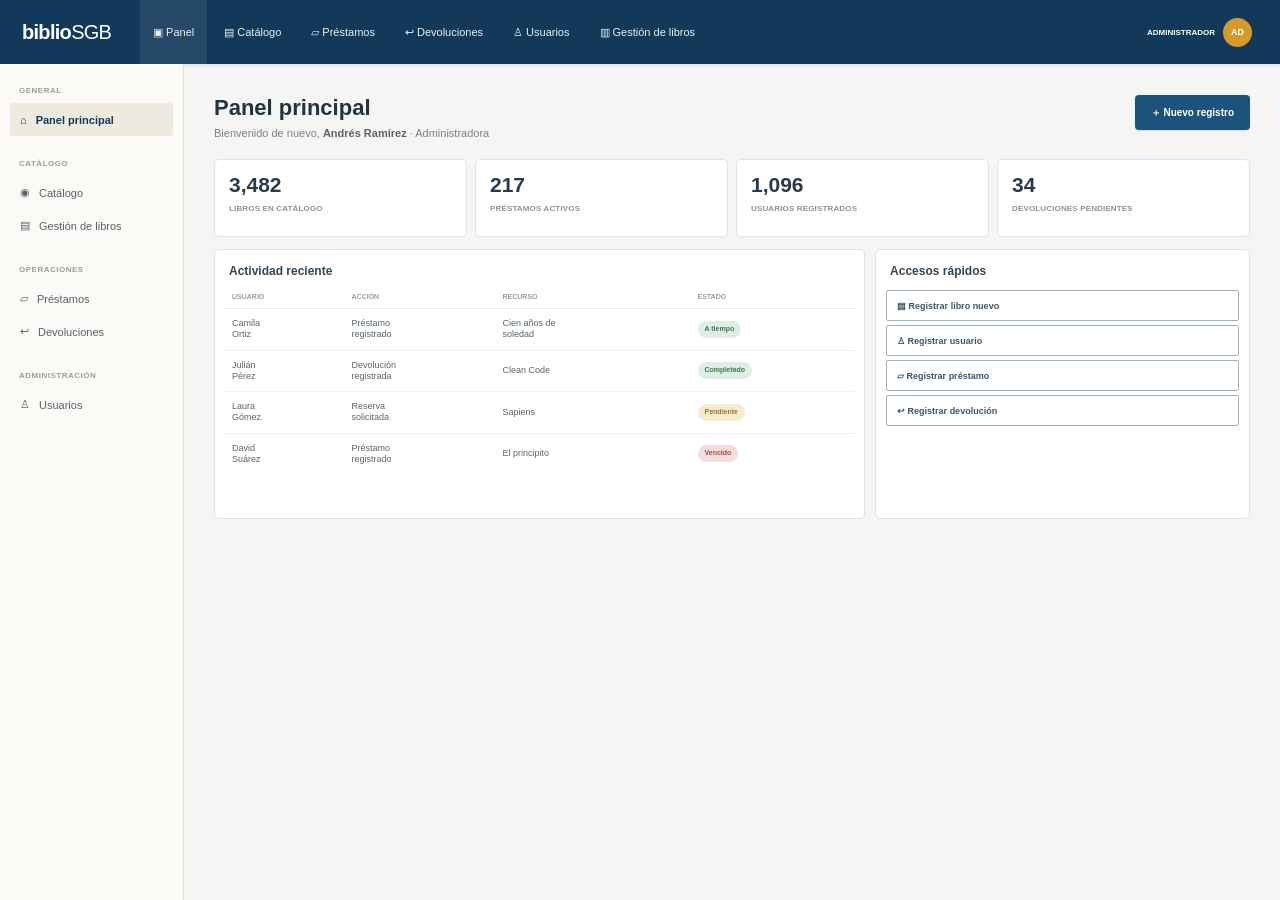
<file: panel trabajo/bibliosgb_dashboard/index.html>
<!DOCTYPE html>
<html lang="es">
<head>
  <meta charset="UTF-8">
  <meta name="viewport" content="width=device-width, initial-scale=1.0">
  <title>biblioSGB - Panel principal</title>
  <link rel="stylesheet" href="styles.css">
</head>
<body>
  <div class="app">

    <header class="topbar">
      <div class="brand">biblio<span>SGB</span></div>

      <nav class="top-nav">
        <a class="active" href="#panel">▣ Panel</a>
        <a href="#catalogo">▤ Catálogo</a>
        <a href="#prestamos">▱ Préstamos</a>
        <a href="#devoluciones">↩ Devoluciones</a>
        <a href="#usuarios">♙ Usuarios</a>
        <a href="#libros">▥ Gestión de libros</a>
      </nav>

      <button class="profile" id="profileBtn" type="button">
        <span>ADMINISTRADOR</span>
        <b>AD</b>
      </button>
    </header>

    <div class="layout">
      <aside class="sidebar">
        <div class="side-section">
          <div class="side-title">GENERAL</div>
          <a class="side-link selected" href="#panel">⌂ <span>Panel principal</span></a>
        </div>

        <div class="side-section">
          <div class="side-title">CATÁLOGO</div>
          <a class="side-link" href="#catalogo">◉ <span>Catálogo</span></a>
          <a class="side-link" href="#libros">▤ <span>Gestión de libros</span></a>
        </div>

        <div class="side-section">
          <div class="side-title">OPERACIONES</div>
          <a class="side-link" href="#prestamos">▱ <span>Préstamos</span></a>
          <a class="side-link" href="#devoluciones">↩ <span>Devoluciones</span></a>
        </div>

        <div class="side-section">
          <div class="side-title">ADMINISTRACIÓN</div>
          <a class="side-link" href="#usuarios">♙ <span>Usuarios</span></a>
        </div>
      </aside>

      <main class="content" id="panel">
        <div class="page-heading">
          <div>
            <h1>Panel principal</h1>
            <p>Bienvenido de nuevo, <strong>Andrés Ramírez</strong> · Administradora</p>
          </div>
          <button class="primary-btn" id="newRecordBtn">＋ Nuevo registro</button>
        </div>

        <section class="stats">
          <article class="stat-card">
            <div class="stat-value">3,482</div>
            <div class="stat-label">LIBROS EN CATÁLOGO</div>
          </article>
          <article class="stat-card">
            <div class="stat-value">217</div>
            <div class="stat-label">PRÉSTAMOS ACTIVOS</div>
          </article>
          <article class="stat-card">
            <div class="stat-value">1,096</div>
            <div class="stat-label">USUARIOS REGISTRADOS</div>
          </article>
          <article class="stat-card">
            <div class="stat-value">34</div>
            <div class="stat-label">DEVOLUCIONES PENDIENTES</div>
          </article>
        </section>

        <section class="dashboard-grid">
          <article class="panel-card activity-card">
            <div class="card-heading">
              <h2>Actividad reciente</h2>
            </div>

            <div class="table-wrap">
              <table>
                <thead>
                  <tr>
                    <th>USUARIO</th>
                    <th>ACCIÓN</th>
                    <th>RECURSO</th>
                    <th>ESTADO</th>
                  </tr>
                </thead>
                <tbody>
                  <tr>
                    <td>Camila<br>Ortiz</td>
                    <td>Préstamo<br>registrado</td>
                    <td>Cien años de<br>soledad</td>
                    <td><span class="badge success">A tiempo</span></td>
                  </tr>
                  <tr>
                    <td>Julián<br>Pérez</td>
                    <td>Devolución<br>registrada</td>
                    <td>Clean Code</td>
                    <td><span class="badge success">Completado</span></td>
                  </tr>
                  <tr>
                    <td>Laura<br>Gómez</td>
                    <td>Reserva<br>solicitada</td>
                    <td>Sapiens</td>
                    <td><span class="badge warning">Pendiente</span></td>
                  </tr>
                  <tr>
                    <td>David<br>Suárez</td>
                    <td>Préstamo<br>registrado</td>
                    <td>El principito</td>
                    <td><span class="badge danger">Vencido</span></td>
                  </tr>
                </tbody>
              </table>
            </div>
          </article>

          <article class="panel-card quick-card">
            <div class="card-heading">
              <h2>Accesos rápidos</h2>
            </div>

            <div class="quick-actions">
              <button type="button" class="quick-btn" data-action="libro">▤ Registrar libro nuevo</button>
              <button type="button" class="quick-btn" data-action="usuario">♙ Registrar usuario</button>
              <button type="button" class="quick-btn" data-action="prestamo">▱ Registrar préstamo</button>
              <button type="button" class="quick-btn" data-action="devolucion">↩ Registrar devolución</button>
            </div>
          </article>
        </section>
      </main>
    </div>
  </div>

  <div class="modal" id="modal" aria-hidden="true">
    <div class="modal-box">
      <button class="close" id="closeModal" type="button">×</button>
      <h2 id="modalTitle">Nuevo registro</h2>
      <p id="modalText">Selecciona el tipo de registro.</p>

      <form id="recordForm">
        <label>
          Nombre / descripción
          <input id="recordName" type="text" placeholder="Escribe aquí..." required>
        </label>
        <label>
          Observación
          <input id="recordNote" type="text" placeholder="Información adicional">
        </label>
        <button class="primary-btn full" type="submit">Guardar registro</button>
      </form>

      <div class="message" id="message"></div>
    </div>
  </div>

  <script>
    const modal = document.getElementById('modal');
    const modalTitle = document.getElementById('modalTitle');
    const modalText = document.getElementById('modalText');
    const form = document.getElementById('recordForm');
    const message = document.getElementById('message');

    const labels = {
      libro: ['Registrar libro nuevo', 'Completa los datos del nuevo libro.'],
      usuario: ['Registrar usuario', 'Completa los datos del usuario.'],
      prestamo: ['Registrar préstamo', 'Completa los datos del préstamo.'],
      devolucion: ['Registrar devolución', 'Completa los datos de la devolución.']
    };

    function openModal(type = 'nuevo') {
      const data = labels[type] || ['Nuevo registro', 'Completa los datos del registro.'];
      modalTitle.textContent = data[0];
      modalText.textContent = data[1];
      message.textContent = '';
      form.reset();
      modal.classList.add('show');
      modal.setAttribute('aria-hidden', 'false');
      document.getElementById('recordName').focus();
    }

    function closeModal() {
      modal.classList.remove('show');
      modal.setAttribute('aria-hidden', 'true');
    }

    document.getElementById('newRecordBtn').addEventListener('click', () => openModal());

    document.querySelectorAll('[data-action]').forEach(button => {
      button.addEventListener('click', () => openModal(button.dataset.action));
    });

    document.getElementById('closeModal').addEventListener('click', closeModal);

    modal.addEventListener('click', event => {
      if (event.target === modal) closeModal();
    });

    document.addEventListener('keydown', event => {
      if (event.key === 'Escape') closeModal();
    });

    form.addEventListener('submit', event => {
      event.preventDefault();
      const name = document.getElementById('recordName').value.trim();
      message.textContent = `Registro guardado correctamente: ${name}`;
      message.classList.add('visible');
    });

    document.getElementById('profileBtn').addEventListener('click', () => {
      alert('Sesión activa: Administrador');
    });

    document.querySelectorAll('.side-link, .top-nav a').forEach(link => {
      link.addEventListener('click', () => {
        document.querySelectorAll('.side-link').forEach(item => item.classList.remove('selected'));
        const target = link.getAttribute('href');
        const matching = document.querySelector(`.side-link[href="${target}"]`);
        if (matching) matching.classList.add('selected');
      });
    });
  </script>
</body>
</html>
</file>
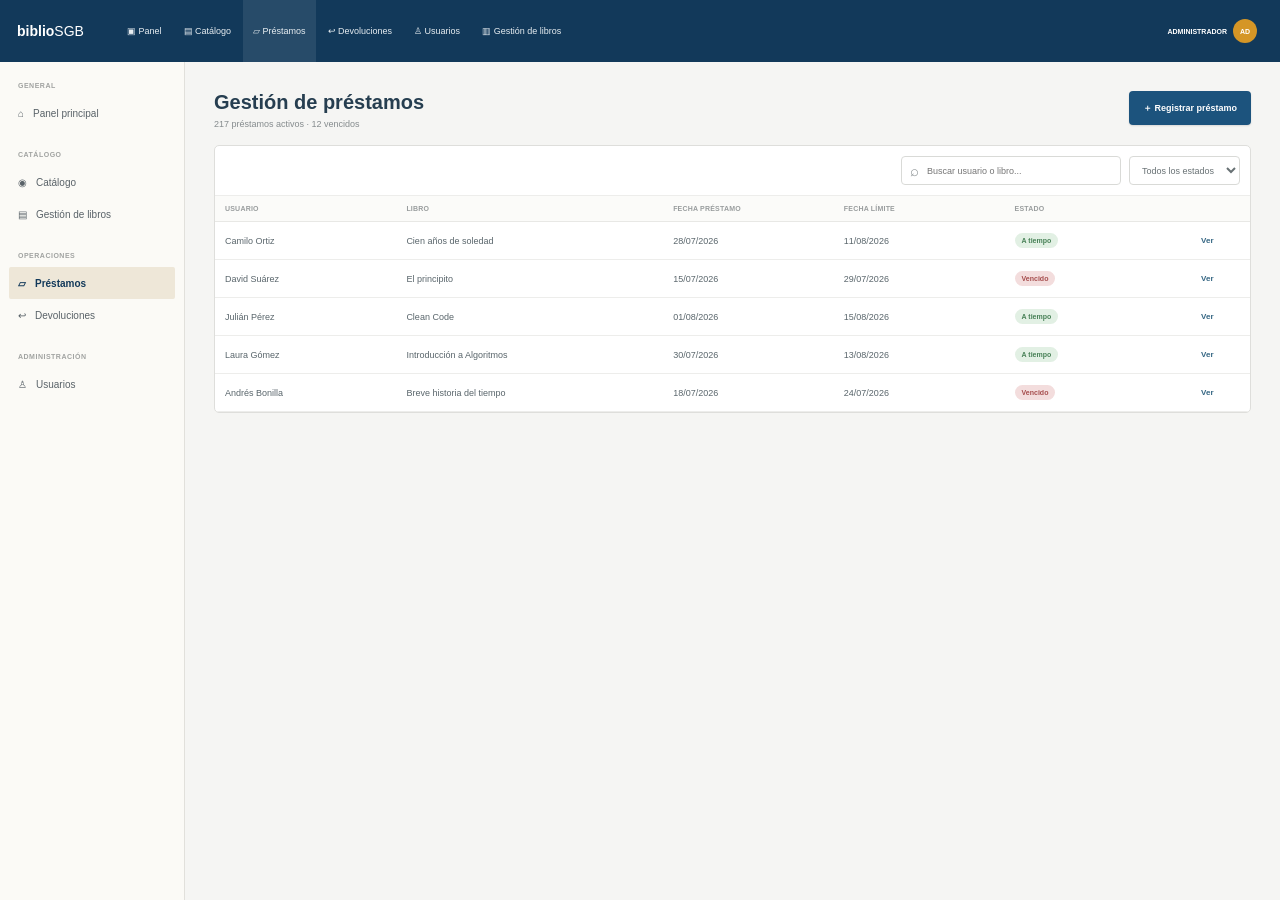
<file: prestamos/bibliosgb_gestion_prestamos/index.html>
<!DOCTYPE html>
<html lang="es">
<head>
  <meta charset="UTF-8">
  <meta name="viewport" content="width=device-width, initial-scale=1.0">
  <title>biblioSGB - Gestión de préstamos</title>
  <link rel="stylesheet" href="styles.css">
</head>
<body>
  <header class="topbar">
    <div class="brand">biblio<span>SGB</span></div>

    <nav class="top-nav">
      <a href="index.html">▣ Panel</a>
      <a href="catalogo.html">▤ Catálogo</a>
      <a class="active" href="#prestamos">▱ Préstamos</a>
      <a href="#devoluciones">↩ Devoluciones</a>
      <a href="#usuarios">♙ Usuarios</a>
      <a href="#libros">▥ Gestión de libros</a>
    </nav>

    <button class="profile" id="profileBtn" type="button">
      <span>ADMINISTRADOR</span><b>AD</b>
    </button>
  </header>

  <div class="layout">
    <aside class="sidebar">
      <div class="side-section">
        <div class="side-title">GENERAL</div>
        <a class="side-link" href="index.html">⌂ <span>Panel principal</span></a>
      </div>

      <div class="side-section">
        <div class="side-title">CATÁLOGO</div>
        <a class="side-link" href="catalogo.html">◉ <span>Catálogo</span></a>
        <a class="side-link" href="#libros">▤ <span>Gestión de libros</span></a>
      </div>

      <div class="side-section">
        <div class="side-title">OPERACIONES</div>
        <a class="side-link selected" href="#prestamos">▱ <span>Préstamos</span></a>
        <a class="side-link" href="#devoluciones">↩ <span>Devoluciones</span></a>
      </div>

      <div class="side-section">
        <div class="side-title">ADMINISTRACIÓN</div>
        <a class="side-link" href="#usuarios">♙ <span>Usuarios</span></a>
      </div>
    </aside>

    <main class="content">
      <div class="heading">
        <div>
          <h1>Gestión de préstamos</h1>
          <p>217 préstamos activos · 12 vencidos</p>
        </div>
        <button class="primary-btn" id="newLoan">＋ Registrar préstamo</button>
      </div>

      <section class="table-card">
        <div class="toolbar">
          <div class="search">
            <span>⌕</span>
            <input id="search" type="search" placeholder="Buscar usuario o libro...">
          </div>
          <select id="statusFilter" aria-label="Filtrar por estado">
            <option value="Todos">Todos los estados</option>
            <option value="A tiempo">A tiempo</option>
            <option value="Vencido">Vencido</option>
          </select>
        </div>

        <div class="table-wrap">
          <table id="loanTable">
            <thead>
              <tr>
                <th>USUARIO</th>
                <th>LIBRO</th>
                <th>FECHA PRÉSTAMO</th>
                <th>FECHA LÍMITE</th>
                <th>ESTADO</th>
                <th></th>
              </tr>
            </thead>
            <tbody>
              <tr>
                <td>Camilo Ortiz</td>
                <td>Cien años de soledad</td>
                <td>28/07/2026</td>
                <td>11/08/2026</td>
                <td><span class="badge ontime">A tiempo</span></td>
                <td><button class="view" data-index="0">Ver</button></td>
              </tr>
              <tr>
                <td>David Suárez</td>
                <td>El principito</td>
                <td>15/07/2026</td>
                <td>29/07/2026</td>
                <td><span class="badge overdue">Vencido</span></td>
                <td><button class="view" data-index="1">Ver</button></td>
              </tr>
              <tr>
                <td>Julián Pérez</td>
                <td>Clean Code</td>
                <td>01/08/2026</td>
                <td>15/08/2026</td>
                <td><span class="badge ontime">A tiempo</span></td>
                <td><button class="view" data-index="2">Ver</button></td>
              </tr>
              <tr>
                <td>Laura Gómez</td>
                <td>Introducción a Algoritmos</td>
                <td>30/07/2026</td>
                <td>13/08/2026</td>
                <td><span class="badge ontime">A tiempo</span></td>
                <td><button class="view" data-index="3">Ver</button></td>
              </tr>
              <tr>
                <td>Andrés Bonilla</td>
                <td>Breve historia del tiempo</td>
                <td>18/07/2026</td>
                <td>24/07/2026</td>
                <td><span class="badge overdue">Vencido</span></td>
                <td><button class="view" data-index="4">Ver</button></td>
              </tr>
            </tbody>
          </table>
        </div>

        <div class="empty" id="empty">No se encontraron préstamos.</div>
      </section>
    </main>
  </div>

  <div class="modal" id="modal" aria-hidden="true">
    <div class="modal-box">
      <button class="close" id="close" type="button">×</button>
      <h2 id="modalTitle">Registrar préstamo</h2>
      <p id="modalSubtitle">Ingresa la información del nuevo préstamo.</p>

      <form id="loanForm">
        <label>Usuario
          <input id="userInput" required placeholder="Nombre del usuario">
        </label>
        <label>Libro
          <input id="bookInput" required placeholder="Título del libro">
        </label>
        <div class="form-row">
          <label>Fecha de préstamo
            <input id="startInput" type="date" required>
          </label>
          <label>Fecha límite
            <input id="endInput" type="date" required>
          </label>
        </div>
        <button class="primary-btn full" type="submit">Guardar préstamo</button>
      </form>
      <div class="success" id="success"></div>
    </div>
  </div>

  <script>
    const rows = [...document.querySelectorAll('#loanTable tbody tr')];
    const search = document.getElementById('search');
    const filter = document.getElementById('statusFilter');
    const empty = document.getElementById('empty');

    function filterRows() {
      const q = search.value.toLowerCase().trim();
      const status = filter.value;
      let count = 0;

      rows.forEach(row => {
        const text = row.innerText.toLowerCase();
        const rowStatus = row.querySelector('.badge').textContent.trim();
        const show = text.includes(q) && (status === 'Todos' || rowStatus === status);
        row.style.display = show ? '' : 'none';
        if (show) count++;
      });

      empty.classList.toggle('show', count === 0);
    }

    search.addEventListener('input', filterRows);
    filter.addEventListener('change', filterRows);

    const modal = document.getElementById('modal');
    const close = () => {
      modal.classList.remove('show');
      modal.setAttribute('aria-hidden', 'true');
    };

    document.getElementById('newLoan').addEventListener('click', () => {
      document.getElementById('modalTitle').textContent = 'Registrar préstamo';
      document.getElementById('modalSubtitle').textContent = 'Ingresa la información del nuevo préstamo.';
      document.getElementById('loanForm').reset();
      document.getElementById('success').textContent = '';
      document.getElementById('loanForm').style.display = '';
      modal.classList.add('show');
      modal.setAttribute('aria-hidden', 'false');
    });

    document.getElementById('close').addEventListener('click', close);
    modal.addEventListener('click', e => { if (e.target === modal) close(); });

    document.addEventListener('keydown', e => {
      if (e.key === 'Escape') close();
    });

    document.getElementById('loanForm').addEventListener('submit', e => {
      e.preventDefault();
      const user = document.getElementById('userInput').value;
      const book = document.getElementById('bookInput').value;

      document.getElementById('success').textContent =
        `Préstamo registrado correctamente para ${user}: ${book}.`;

      document.getElementById('loanForm').style.display = 'none';
    });

    const loanData = [
      ['Camilo Ortiz','Cien años de soledad','28/07/2026','11/08/2026','A tiempo'],
      ['David Suárez','El principito','15/07/2026','29/07/2026','Vencido'],
      ['Julián Pérez','Clean Code','01/08/2026','15/08/2026','A tiempo'],
      ['Laura Gómez','Introducción a Algoritmos','30/07/2026','13/08/2026','A tiempo'],
      ['Andrés Bonilla','Breve historia del tiempo','18/07/2026','24/07/2026','Vencido']
    ];

    document.querySelectorAll('.view').forEach(button => {
      button.addEventListener('click', () => {
        const d = loanData[button.dataset.index];
        document.getElementById('modalTitle').textContent = 'Detalle del préstamo';
        document.getElementById('modalSubtitle').textContent = 'Información del préstamo seleccionado.';
        document.getElementById('loanForm').style.display = 'none';
        document.getElementById('success').textContent =
          `Usuario: ${d[0]} · Libro: ${d[1]} · Préstamo: ${d[2]} · Límite: ${d[3]} · Estado: ${d[4]}`;
        modal.classList.add('show');
        modal.setAttribute('aria-hidden', 'false');
      });
    });

    document.getElementById('profileBtn').addEventListener('click', () => {
      alert('Sesión activa: Administrador');
    });
  </script>
</body>
</html>
</file>
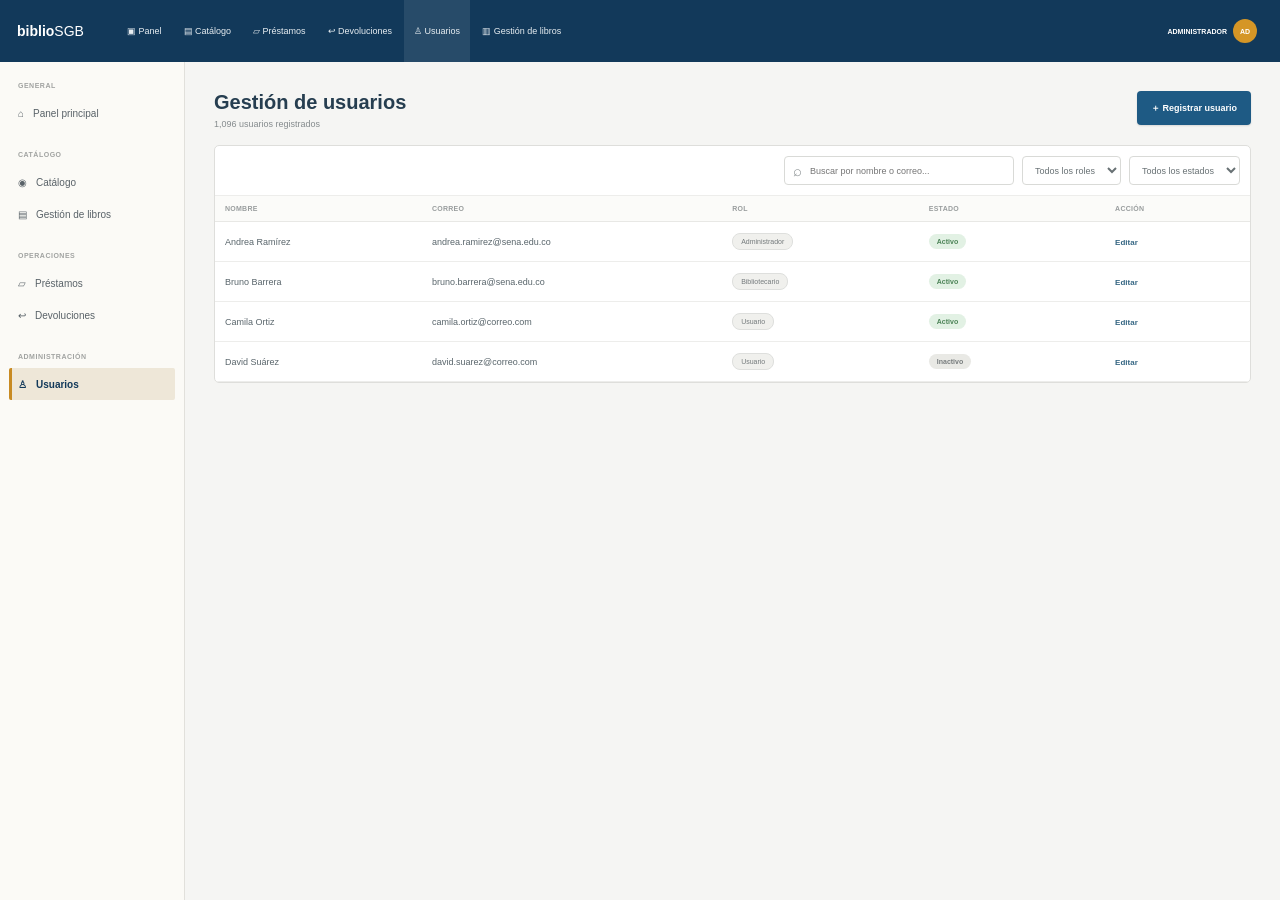
<file: usuarios/bibliosgb_gestion_usuarios (1)/index.html>
<!DOCTYPE html>
<html lang="es">
<head>
  <meta charset="UTF-8">
  <meta name="viewport" content="width=device-width, initial-scale=1.0">
  <title>biblioSGB - Gestión de usuarios</title>
  <link rel="stylesheet" href="styles.css">
</head>
<body>

<header class="topbar">
  <div class="brand">biblio<span>SGB</span></div>

  <nav class="top-nav">
    <a href="index.html">▣ Panel</a>
    <a href="catalogo.html">▤ Catálogo</a>
    <a href="prestamos.html">▱ Préstamos</a>
    <a href="devoluciones.html">↩ Devoluciones</a>
    <a class="active" href="#usuarios">♙ Usuarios</a>
    <a href="#libros">▥ Gestión de libros</a>
  </nav>

  <button class="profile" id="profileBtn" type="button">
    <span>ADMINISTRADOR</span><b>AD</b>
  </button>
</header>

<div class="layout">

  <aside class="sidebar">
    <div class="side-section">
      <div class="side-title">GENERAL</div>
      <a class="side-link" href="index.html">⌂ <span>Panel principal</span></a>
    </div>

    <div class="side-section">
      <div class="side-title">CATÁLOGO</div>
      <a class="side-link" href="catalogo.html">◉ <span>Catálogo</span></a>
      <a class="side-link" href="#libros">▤ <span>Gestión de libros</span></a>
    </div>

    <div class="side-section">
      <div class="side-title">OPERACIONES</div>
      <a class="side-link" href="prestamos.html">▱ <span>Préstamos</span></a>
      <a class="side-link" href="devoluciones.html">↩ <span>Devoluciones</span></a>
    </div>

    <div class="side-section">
      <div class="side-title">ADMINISTRACIÓN</div>
      <a class="side-link selected" href="#usuarios">♙ <span>Usuarios</span></a>
    </div>
  </aside>

  <main class="content">

    <section class="heading">
      <div>
        <h1>Gestión de usuarios</h1>
        <p><span id="userCount">1,096</span> usuarios registrados</p>
      </div>

      <button class="primary-btn" id="newUserBtn" type="button">
        ＋ Registrar usuario
      </button>
    </section>

    <section class="table-card">

      <div class="toolbar">
        <div class="search">
          <span>⌕</span>
          <input id="searchInput" type="search"
                 placeholder="Buscar por nombre o correo...">
        </div>

        <select id="roleFilter">
          <option value="Todos">Todos los roles</option>
          <option value="Administrador">Administrador</option>
          <option value="Bibliotecario">Bibliotecario</option>
          <option value="Usuario">Usuario</option>
        </select>

        <select id="statusFilter">
          <option value="Todos">Todos los estados</option>
          <option value="Activo">Activo</option>
          <option value="Inactivo">Inactivo</option>
        </select>
      </div>

      <div class="table-wrap">
        <table id="usersTable">
          <thead>
            <tr>
              <th>NOMBRE</th>
              <th>CORREO</th>
              <th>ROL</th>
              <th>ESTADO</th>
              <th>ACCIÓN</th>
            </tr>
          </thead>

          <tbody>
            <tr data-role="Administrador" data-status="Activo">
              <td>Andrea Ramírez</td>
              <td>andrea.ramirez@sena.edu.co</td>
              <td><span class="role">Administrador</span></td>
              <td><span class="status active">Activo</span></td>
              <td><button class="edit" data-user="Andrea Ramírez">Editar</button></td>
            </tr>

            <tr data-role="Bibliotecario" data-status="Activo">
              <td>Bruno Barrera</td>
              <td>bruno.barrera@sena.edu.co</td>
              <td><span class="role">Bibliotecario</span></td>
              <td><span class="status active">Activo</span></td>
              <td><button class="edit" data-user="Bruno Barrera">Editar</button></td>
            </tr>

            <tr data-role="Usuario" data-status="Activo">
              <td>Camila Ortiz</td>
              <td>camila.ortiz@correo.com</td>
              <td><span class="role">Usuario</span></td>
              <td><span class="status active">Activo</span></td>
              <td><button class="edit" data-user="Camila Ortiz">Editar</button></td>
            </tr>

            <tr data-role="Usuario" data-status="Inactivo">
              <td>David Suárez</td>
              <td>david.suarez@correo.com</td>
              <td><span class="role">Usuario</span></td>
              <td><span class="status inactive">Inactivo</span></td>
              <td><button class="edit" data-user="David Suárez">Editar</button></td>
            </tr>
          </tbody>
        </table>
      </div>

      <div class="empty" id="empty">No se encontraron usuarios.</div>
    </section>
  </main>
</div>

<!-- Modal para registrar/editar -->
<div class="modal" id="modal" aria-hidden="true">
  <div class="modal-box">
    <button class="close" id="closeModal" type="button">×</button>

    <h2 id="modalTitle">Registrar usuario</h2>
    <p id="modalDescription">Completa los datos del nuevo usuario.</p>

    <form id="userForm">
      <label>
        Nombre completo
        <input id="name" required placeholder="Ej. Juan Pérez">
      </label>

      <label>
        Correo electrónico
        <input id="email" type="email" required placeholder="correo@ejemplo.com">
      </label>

      <label>
        Rol
        <select id="role" required>
          <option>Usuario</option>
          <option>Bibliotecario</option>
          <option>Administrador</option>
        </select>
      </label>

      <label>
        Estado
        <select id="status" required>
          <option>Activo</option>
          <option>Inactivo</option>
        </select>
      </label>

      <button class="primary-btn full" type="submit">Guardar usuario</button>
    </form>

    <div class="saved" id="saved"></div>
  </div>
</div>

<script>
  const searchInput = document.getElementById('searchInput');
  const roleFilter = document.getElementById('roleFilter');
  const statusFilter = document.getElementById('statusFilter');
  const rows = [...document.querySelectorAll('#usersTable tbody tr')];
  const empty = document.getElementById('empty');

  function filterUsers() {
    const query = searchInput.value.toLowerCase().trim();
    const role = roleFilter.value;
    const status = statusFilter.value;
    let visible = 0;

    rows.forEach(row => {
      const text = row.innerText.toLowerCase();
      const rowRole = row.dataset.role;
      const rowStatus = row.dataset.status;

      const matchesSearch = text.includes(query);
      const matchesRole = role === 'Todos' || rowRole === role;
      const matchesStatus = status === 'Todos' || rowStatus === status;

      const show = matchesSearch && matchesRole && matchesStatus;

      row.style.display = show ? '' : 'none';
      if (show) visible++;
    });

    empty.classList.toggle('show', visible === 0);
  }

  searchInput.addEventListener('input', filterUsers);
  roleFilter.addEventListener('change', filterUsers);
  statusFilter.addEventListener('change', filterUsers);

  const modal = document.getElementById('modal');

  function openModal(editing = false, user = null) {
    modal.classList.add('show');
    modal.setAttribute('aria-hidden', 'false');

    document.getElementById('modalTitle').textContent =
      editing ? 'Editar usuario' : 'Registrar usuario';

    document.getElementById('modalDescription').textContent =
      editing ? 'Modifica los datos del usuario seleccionado.' :
                'Completa los datos del nuevo usuario.';

    document.getElementById('saved').textContent = '';

    if (editing && user) {
      const row = rows.find(r => r.dataset.user === user);
      const cells = row ? row.querySelectorAll('td') : [];

      if (cells.length) {
        document.getElementById('name').value = cells[0].textContent.trim();
        document.getElementById('email').value = cells[1].textContent.trim();
        document.getElementById('role').value = row.dataset.role;
        document.getElementById('status').value = row.dataset.status;
      }
    } else {
      document.getElementById('userForm').reset();
    }
  }

  function closeModal() {
    modal.classList.remove('show');
    modal.setAttribute('aria-hidden', 'true');
  }

  document.getElementById('newUserBtn')
    .addEventListener('click', () => openModal(false));

  document.getElementById('closeModal')
    .addEventListener('click', closeModal);

  modal.addEventListener('click', e => {
    if (e.target === modal) closeModal();
  });

  document.addEventListener('keydown', e => {
    if (e.key === 'Escape') closeModal();
  });

  document.querySelectorAll('.edit').forEach(btn => {
    btn.addEventListener('click', () => {
      openModal(true, btn.dataset.user);
    });
  });

  document.getElementById('userForm').addEventListener('submit', e => {
    e.preventDefault();

    const name = document.getElementById('name').value;
    const email = document.getElementById('email').value;
    const role = document.getElementById('role').value;
    const status = document.getElementById('status').value;

    document.getElementById('saved').textContent =
      `Usuario ${name} guardado correctamente (${role}, ${status}).`;

    document.getElementById('saved').classList.add('show');
  });

  document.getElementById('profileBtn').addEventListener('click', () => {
    alert('Sesión activa: Administrador');
  });
</script>

</body>
</html>
</file>
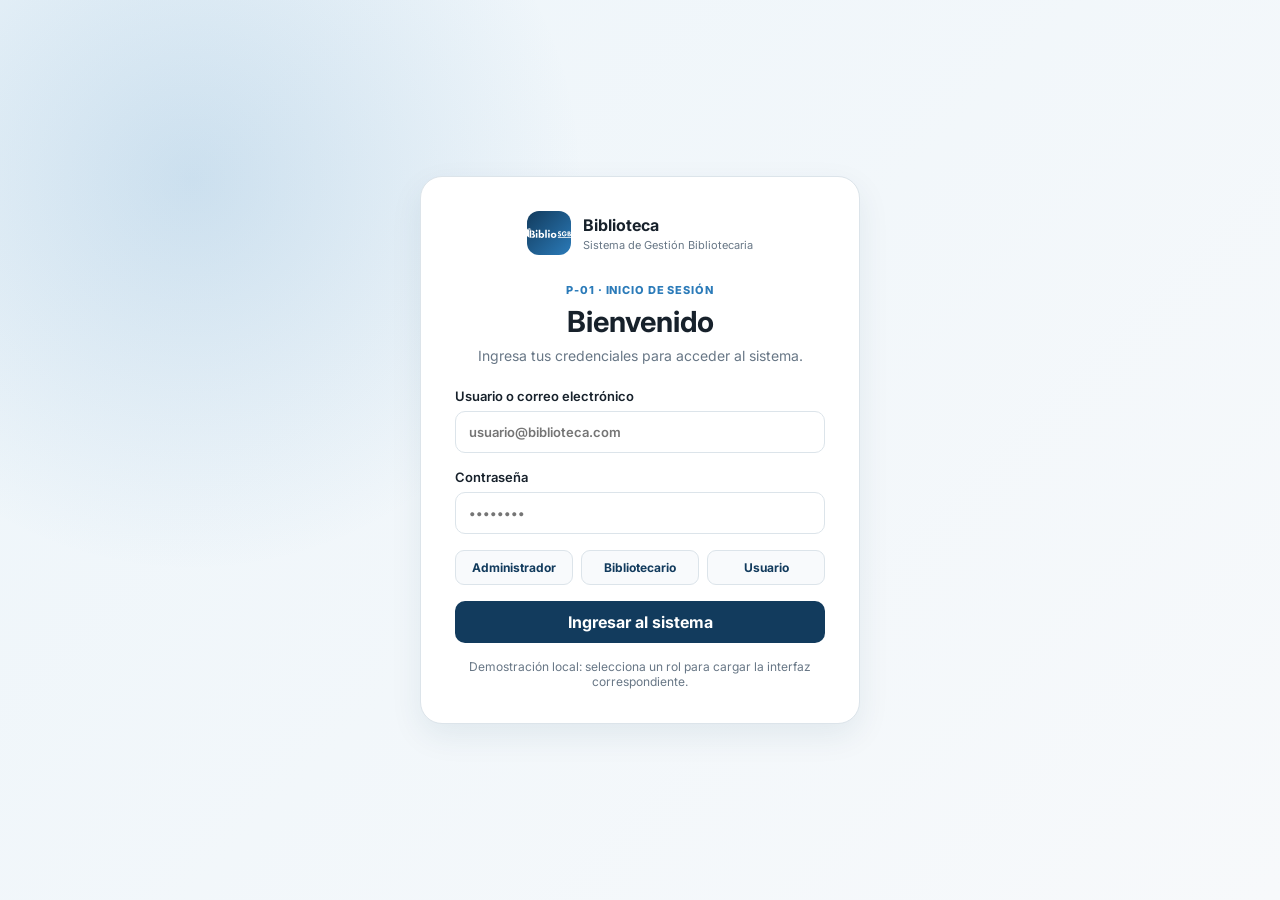
<file: maqueta/Proyecto_Maquetacion_Biblioteca_HTML_CSS_JS/proyecto_biblioteca_maquetacion/index.html>
<!DOCTYPE html>
<html lang="es">
<head>
  <meta charset="UTF-8">
  <meta name="viewport" content="width=device-width, initial-scale=1.0">
  <meta name="description" content="Sistema de Gestión Bibliotecaria - Maquetación HTML5, CSS3 y JavaScript">
  <title>Biblioteca | Sistema de Gestión Bibliotecaria</title>
  <link rel="preconnect" href="https://fonts.googleapis.com">
  <link rel="preconnect" href="https://fonts.gstatic.com" crossorigin>
  <link href="https://fonts.googleapis.com/css2?family=Inter:wght@400;500;600;700;800&display=swap" rel="stylesheet">
  <link rel="stylesheet" href="css/styles.css">
</head>
<body>
  <div id="toast" class="toast" role="status" aria-live="polite"></div>

  <main id="login-view" class="login-page">
    <section class="login-card" aria-labelledby="login-title">
      <div class="brand brand-center">
        <div class="brand-mark" aria-hidden="true">
  <img src="img/Recurso 2.svg" alt="Computador">
</div>
        <div>
          <strong>Biblioteca</strong>
          <span>Sistema de Gestión Bibliotecaria</span>
        </div>
      </div>
      <div class="login-heading">
        <p class="eyebrow">P-01 · Inicio de sesión</p>
        <h1 id="login-title">Bienvenido</h1>
        <p>Ingresa tus credenciales para acceder al sistema.</p>
      </div>
      <form id="login-form" class="form-grid">
        <label>Usuario o correo electrónico
          <input id="login-user" type="text" autocomplete="username" placeholder="usuario@biblioteca.com" required>
        </label>
        <label>Contraseña
          <input id="login-password" type="password" autocomplete="current-password" placeholder="••••••••" required>
        </label>
        <div class="demo-roles" aria-label="Accesos de demostración">
          <button type="button" class="role-chip" data-demo-role="Administrador">Administrador</button>
          <button type="button" class="role-chip" data-demo-role="Bibliotecario">Bibliotecario</button>
          <button type="button" class="role-chip" data-demo-role="Usuario">Usuario</button>
        </div>
        <button class="btn btn-primary btn-full" type="submit">Ingresar al sistema</button>
      </form>
      <p class="form-help">Demostración local: selecciona un rol para cargar la interfaz correspondiente.</p>
    </section>
  </main>

  <div id="app-shell" class="app-shell hidden">
    <aside class="sidebar" id="sidebar">
      <div class="brand">
        <div class="brand-mark" aria-hidden="true">B</div>
        <div>
          <strong>Biblioteca</strong>
          <span>Gestión Bibliotecaria</span>
        </div>
      </div>
      <nav id="main-nav" class="main-nav" aria-label="Navegación principal"></nav>
      <div class="sidebar-footer">
        <div class="mini-user">
          <div class="avatar" id="user-avatar">U</div>
          <div>
            <strong id="sidebar-user">Usuario</strong>
            <span id="sidebar-role">Usuario</span>
          </div>
        </div>
        <button id="logout-btn" class="btn btn-ghost btn-full">Cerrar sesión</button>
      </div>
    </aside>

    <section class="content-area">
      <header class="topbar">
        <button id="menu-toggle" class="icon-btn mobile-only" aria-label="Abrir menú">☰</button>
        <div>
          <p class="eyebrow">Sistema de Gestión Bibliotecaria</p>
          <h2 id="page-title">Panel principal</h2>
        </div>
        <div class="topbar-actions">
          <span class="role-badge" id="role-badge">Usuario</span>
          <button class="icon-btn" id="theme-btn" title="Cambiar contraste">◐</button>
        </div>
      </header>

      <div id="page-content" class="page-content"></div>
    </section>
  </div>

  <script src="js/app.js"></script>
</body>
</html>
</file>
<file: panel trabajo/bibliosgb_dashboard/styles.css>
* {
  box-sizing: border-box;
}

:root {
  --navy: #12395a;
  --navy-dark: #0e2f4b;
  --blue: #1c537d;
  --cream: #f6f4ee;
  --page: #f5f5f3;
  --border: #d9d9d5;
  --text: #263746;
  --muted: #777d80;
  --white: #ffffff;
  --green: #dfeee2;
  --green-text: #3d7950;
  --yellow: #f6ebcf;
  --yellow-text: #a07824;
  --red: #f5dddd;
  --red-text: #a34d4d;
}

html {
  scroll-behavior: smooth;
}

body {
  margin: 0;
  min-height: 100vh;
  background: var(--page);
  color: var(--text);
  font-family: Arial, Helvetica, sans-serif;
  font-size: 13px;
}

button,
input {
  font: inherit;
}

button {
  cursor: pointer;
}

.app {
  min-height: 100vh;
}

.topbar {
  height: 64px;
  display: flex;
  align-items: center;
  padding: 0 22px;
  background: var(--navy);
  color: white;
  box-shadow: 0 1px 5px rgba(0, 0, 0, .12);
}

.brand {
  width: 118px;
  font-size: 20px;
  font-weight: 700;
  letter-spacing: -.7px;
}

.brand span {
  font-weight: 400;
}

.top-nav {
  height: 100%;
  display: flex;
  align-items: center;
  gap: 4px;
}

.top-nav a {
  height: 100%;
  display: flex;
  align-items: center;
  padding: 0 13px;
  color: #e9f0f5;
  text-decoration: none;
  font-size: 11px;
  transition: background .2s;
}

.top-nav a:hover,
.top-nav a.active {
  background: rgba(255, 255, 255, .08);
}

.profile {
  margin-left: auto;
  display: flex;
  align-items: center;
  gap: 8px;
  border: 0;
  background: transparent;
  color: white;
  font-size: 8px;
  font-weight: 700;
}

.profile b {
  width: 29px;
  height: 29px;
  display: grid;
  place-items: center;
  border-radius: 50%;
  background: #d49b2b;
  color: white;
  font-size: 9px;
}

.layout {
  display: flex;
  min-height: calc(100vh - 64px);
}

.sidebar {
  width: 184px;
  flex: 0 0 184px;
  background: #fbfaf6;
  border-right: 1px solid #e1e0dc;
  padding: 22px 10px;
}

.side-section {
  margin-bottom: 23px;
}

.side-title {
  padding: 0 9px 8px;
  color: #9b9d9c;
  font-size: 8px;
  font-weight: 700;
  letter-spacing: .5px;
}

.side-link {
  min-height: 33px;
  display: flex;
  align-items: center;
  gap: 9px;
  padding: 0 10px;
  color: #596269;
  text-decoration: none;
  font-size: 11px;
  border-radius: 3px;
}

.side-link:hover {
  background: #f0f0eb;
}

.side-link.selected {
  color: var(--navy);
  background: #eeeae0;
  font-weight: 700;
}

.content {
  flex: 1;
  max-width: 1200px;
  padding: 31px 30px 50px;
  margin: 0 auto;
}

.page-heading {
  display: flex;
  justify-content: space-between;
  align-items: flex-start;
  margin-bottom: 20px;
}

.page-heading h1 {
  margin: 0 0 6px;
  color: #1f3445;
  font-size: 22px;
  font-weight: 700;
}

.page-heading p {
  margin: 0;
  color: #7b8183;
  font-size: 11px;
}

.page-heading p strong {
  color: #59646a;
}

.primary-btn {
  min-height: 35px;
  border: 0;
  border-radius: 4px;
  padding: 0 16px;
  background: var(--blue);
  color: white;
  font-size: 10px;
  font-weight: 700;
  box-shadow: 0 1px 2px rgba(0, 0, 0, .1);
  transition: background .2s, transform .1s;
}

.primary-btn:hover {
  background: var(--navy-dark);
}

.primary-btn:active {
  transform: translateY(1px);
}

.stats {
  display: grid;
  grid-template-columns: repeat(4, 1fr);
  gap: 8px;
  margin-bottom: 12px;
}

.stat-card {
  min-height: 78px;
  background: var(--white);
  border: 1px solid #e3e3df;
  border-radius: 5px;
  padding: 13px 14px;
  box-shadow: 0 1px 2px rgba(0, 0, 0, .025);
}

.stat-value {
  color: #263b4c;
  font-size: 21px;
  font-weight: 700;
  margin-bottom: 7px;
}

.stat-label {
  color: #909393;
  font-size: 8px;
  font-weight: 700;
  letter-spacing: .15px;
}

.dashboard-grid {
  display: grid;
  grid-template-columns: minmax(0, 1.65fr) minmax(300px, .95fr);
  gap: 10px;
}

.panel-card {
  background: var(--white);
  border: 1px solid #e1e1dd;
  border-radius: 5px;
  min-height: 270px;
}

.card-heading {
  padding: 14px 14px 8px;
}

.card-heading h2 {
  margin: 0;
  color: #334653;
  font-size: 12px;
}

.table-wrap {
  overflow-x: auto;
  padding: 0 10px 12px;
}

table {
  width: 100%;
  border-collapse: collapse;
  table-layout: fixed;
}

th {
  padding: 7px 7px 8px;
  color: #9a9c9d;
  font-size: 7px;
  font-weight: 700;
  text-align: left;
  border-bottom: 1px solid #eeeeeb;
}

td {
  padding: 9px 7px;
  color: #59646b;
  font-size: 9px;
  line-height: 1.25;
  border-bottom: 1px solid #f0f0ed;
  vertical-align: middle;
}

tr:last-child td {
  border-bottom: 0;
}

th:nth-child(1),
td:nth-child(1) {
  width: 19%;
}

th:nth-child(2),
td:nth-child(2) {
  width: 24%;
}

th:nth-child(3),
td:nth-child(3) {
  width: 31%;
}

th:nth-child(4),
td:nth-child(4) {
  width: 26%;
}

.badge {
  display: inline-block;
  padding: 4px 7px;
  border-radius: 9px;
  font-size: 7px;
  font-weight: 700;
  white-space: nowrap;
}

.badge.success {
  color: var(--green-text);
  background: var(--green);
}

.badge.warning {
  color: var(--yellow-text);
  background: var(--yellow);
}

.badge.danger {
  color: var(--red-text);
  background: var(--red);
}

.quick-card {
  padding-bottom: 16px;
}

.quick-actions {
  padding: 4px 10px 0;
  display: grid;
  gap: 4px;
}

.quick-btn {
  width: 100%;
  min-height: 31px;
  border: 1px solid #9fb2c1;
  border-radius: 2px;
  background: white;
  color: #39566d;
  text-align: left;
  padding: 0 10px;
  font-size: 9px;
  font-weight: 700;
  transition: background .2s, border-color .2s;
}

.quick-btn:hover {
  background: #f2f6f8;
  border-color: #52748d;
}

.modal {
  position: fixed;
  inset: 0;
  z-index: 100;
  display: none;
  place-items: center;
  padding: 20px;
  background: rgba(10, 29, 44, .45);
}

.modal.show {
  display: grid;
}

.modal-box {
  position: relative;
  width: min(420px, 100%);
  padding: 25px;
  border-radius: 7px;
  background: white;
  box-shadow: 0 15px 50px rgba(0, 0, 0, .2);
}

.modal-box h2 {
  margin: 0 0 7px;
  color: #253d50;
  font-size: 18px;
}

.modal-box p {
  margin: 0 0 20px;
  color: #7a8083;
  font-size: 11px;
}

.close {
  position: absolute;
  right: 12px;
  top: 10px;
  width: 30px;
  height: 30px;
  border: 0;
  background: transparent;
  color: #71808a;
  font-size: 24px;
}

.modal-box label {
  display: block;
  margin-bottom: 14px;
  color: #55646d;
  font-size: 10px;
  font-weight: 700;
}

.modal-box input {
  width: 100%;
  height: 38px;
  margin-top: 6px;
  padding: 0 10px;
  border: 1px solid #d6d9d8;
  border-radius: 4px;
  outline: none;
  color: #334957;
}

.modal-box input:focus {
  border-color: #6f8fa6;
  box-shadow: 0 0 0 2px rgba(28, 83, 125, .08);
}

.full {
  width: 100%;
  margin-top: 4px;
}

.message {
  display: none;
  margin-top: 12px;
  padding: 9px 10px;
  border-radius: 4px;
  background: #e5f1e7;
  color: #3d7650;
  font-size: 10px;
}

.message.visible {
  display: block;
}

@media (max-width: 900px) {
  .topbar {
    height: auto;
    min-height: 64px;
    flex-wrap: wrap;
    padding: 8px 15px;
    gap: 4px;
  }

  .brand {
    width: auto;
    margin-right: 10px;
  }

  .top-nav {
    order: 3;
    width: 100%;
    height: 38px;
    overflow-x: auto;
  }

  .top-nav a {
    height: 36px;
    white-space: nowrap;
    padding: 0 9px;
  }

  .layout {
    min-height: calc(100vh - 106px);
  }

  .sidebar {
    width: 155px;
    flex-basis: 155px;
  }

  .content {
    padding: 25px 18px;
  }

  .stats {
    grid-template-columns: repeat(2, 1fr);
  }

  .dashboard-grid {
    grid-template-columns: 1fr;
  }
}

@media (max-width: 620px) {
  .sidebar {
    display: none;
  }

  .page-heading {
    gap: 15px;
    align-items: center;
  }

  .page-heading h1 {
    font-size: 19px;
  }

  .page-heading p {
    line-height: 1.4;
  }

  .primary-btn {
    flex-shrink: 0;
  }

  .stats {
    grid-template-columns: 1fr 1fr;
  }

  .stat-card {
    min-height: 70px;
  }

  .stat-value {
    font-size: 18px;
  }

  .dashboard-grid {
    display: block;
  }

  .quick-card {
    margin-top: 10px;
  }
}
</file>
<file: prestamos/bibliosgb_gestion_prestamos/styles.css>
*{box-sizing:border-box}

:root{
  --navy:#12395a;
  --navy2:#0d2f4b;
  --blue:#1c537d;
  --gold:#c58a26;
  --page:#f5f5f3;
  --white:#fff;
  --border:#dededb;
  --text:#2b414f;
  --muted:#858b8d;
  --green:#e2f0e4;
  --greenText:#478056;
  --red:#f3dddd;
  --redText:#a54c4c;
}

body{
  margin:0;
  min-height:100vh;
  background:var(--page);
  color:var(--text);
  font-family:Arial,Helvetica,sans-serif;
  font-size:13px;
}

button,input,select{font:inherit}

button{cursor:pointer}

.topbar{
  height:62px;
  display:flex;
  align-items:center;
  padding:0 17px;
  background:var(--navy);
  color:#fff;
}

.brand{
  width:100px;
  flex:0 0 100px;
  font-size:14px;
  font-weight:700;
}

.brand span{font-weight:400}

.top-nav{
  height:100%;
  display:flex;
  align-items:center;
  gap:2px;
}

.top-nav a{
  height:100%;
  display:flex;
  align-items:center;
  padding:0 10px;
  color:#e8eef2;
  text-decoration:none;
  font-size:9px;
  white-space:nowrap;
}

.top-nav a:hover,.top-nav a.active{
  background:rgba(255,255,255,.09);
}

.profile{
  margin-left:auto;
  display:flex;
  align-items:center;
  gap:6px;
  border:0;
  background:transparent;
  color:#fff;
  font-size:7px;
  font-weight:bold;
}

.profile b{
  width:24px;
  height:24px;
  display:grid;
  place-items:center;
  border-radius:50%;
  background:#d59626;
  font-size:7px;
}

.layout{
  display:flex;
  min-height:calc(100vh - 62px);
}

.sidebar{
  width:185px;
  flex:0 0 185px;
  padding:20px 9px;
  background:#fbfaf6;
  border-right:1px solid #e1e0db;
}

.side-section{margin-bottom:22px}

.side-title{
  padding:0 9px 8px;
  color:#a1a3a1;
  font-size:7px;
  font-weight:bold;
  letter-spacing:.5px;
}

.side-link{
  min-height:32px;
  display:flex;
  align-items:center;
  gap:9px;
  padding:0 9px;
  color:#596268;
  text-decoration:none;
  border-radius:2px;
  font-size:10px;
}

.side-link:hover{background:#f0f0eb}

.side-link.selected{
  color:var(--navy);
  background:#eee7d8;
  font-weight:bold;
}

.content{
  flex:1;
  max-width:1200px;
  margin:0 auto;
  padding:29px 29px 50px;
}

.heading{
  display:flex;
  justify-content:space-between;
  align-items:flex-start;
  margin-bottom:16px;
}

.heading h1{
  margin:0 0 5px;
  color:#263e50;
  font-size:20px;
}

.heading p{
  margin:0;
  color:#858b8d;
  font-size:9px;
}

.primary-btn{
  min-height:34px;
  padding:0 14px;
  border:0;
  border-radius:4px;
  background:var(--blue);
  color:#fff;
  font-size:9px;
  font-weight:bold;
  box-shadow:0 1px 2px rgba(0,0,0,.12);
}

.primary-btn:hover{background:var(--navy2)}

.full{width:100%;margin-top:5px}

.table-card{
  background:#fff;
  border:1px solid var(--border);
  border-radius:5px;
  overflow:hidden;
}

.toolbar{
  display:flex;
  justify-content:flex-end;
  gap:8px;
  padding:10px;
  border-bottom:1px solid #ededeb;
}

.search{
  width:220px;
  height:29px;
  display:flex;
  align-items:center;
  gap:6px;
  padding:0 8px;
  border:1px solid #d9dad7;
  border-radius:4px;
  background:#fff;
}

.search span{
  color:#8c9294;
  font-size:15px;
}

.search input{
  width:100%;
  border:0;
  outline:0;
  color:#44545e;
  font-size:9px;
}

select{
  height:29px;
  border:1px solid #d9dad7;
  border-radius:4px;
  background:#fff;
  color:#687174;
  padding:0 8px;
  font-size:9px;
}

.table-wrap{overflow-x:auto}

table{
  width:100%;
  min-width:700px;
  border-collapse:collapse;
  table-layout:fixed;
}

th{
  padding:9px 10px;
  color:#999d9e;
  background:#fbfbf9;
  border-bottom:1px solid #e8e8e5;
  text-align:left;
  font-size:7px;
  letter-spacing:.2px;
}

td{
  padding:11px 10px;
  border-bottom:1px solid #ededeb;
  color:#59656b;
  font-size:9px;
  vertical-align:middle;
}

tbody tr:hover{background:#fafbf9}

th:nth-child(1),td:nth-child(1){width:17%}
th:nth-child(2),td:nth-child(2){width:25%}
th:nth-child(3),td:nth-child(3){width:16%}
th:nth-child(4),td:nth-child(4){width:16%}
th:nth-child(5),td:nth-child(5){width:15%}
th:nth-child(6),td:nth-child(6){width:8%;text-align:center}

.badge{
  display:inline-block;
  padding:4px 7px;
  border-radius:9px;
  font-size:7px;
  font-weight:bold;
}

.ontime{
  background:var(--green);
  color:var(--greenText);
}

.overdue{
  background:var(--red);
  color:var(--redText);
}

.view{
  border:0;
  background:transparent;
  color:#356683;
  font-size:8px;
  font-weight:bold;
}

.view:hover{text-decoration:underline}

.empty{
  display:none;
  padding:35px;
  text-align:center;
  color:#888;
  font-size:10px;
}

.empty.show{display:block}

/* modal */
.modal{
  position:fixed;
  inset:0;
  z-index:50;
  display:none;
  place-items:center;
  padding:20px;
  background:rgba(8,30,47,.45);
}

.modal.show{display:grid}

.modal-box{
  position:relative;
  width:min(430px,100%);
  padding:24px;
  border-radius:7px;
  background:#fff;
  box-shadow:0 15px 45px rgba(0,0,0,.2);
}

.modal-box h2{
  margin:0 0 6px;
  color:#263e50;
  font-size:17px;
}

.modal-box>p{
  margin:0 0 18px;
  color:#858b8d;
  font-size:9px;
}

.close{
  position:absolute;
  right:10px;
  top:7px;
  width:30px;
  height:30px;
  border:0;
  background:transparent;
  color:#77848a;
  font-size:23px;
}

.modal-box label{
  display:block;
  margin-bottom:12px;
  color:#5c696e;
  font-size:9px;
  font-weight:bold;
}

.modal-box input{
  width:100%;
  height:35px;
  margin-top:5px;
  padding:0 9px;
  border:1px solid #d8dad8;
  border-radius:4px;
  outline:none;
  color:#40515b;
  font-size:9px;
}

.modal-box input:focus{
  border-color:#7893a5;
  box-shadow:0 0 0 2px rgba(28,83,125,.08);
}

.form-row{
  display:grid;
  grid-template-columns:1fr 1fr;
  gap:10px;
}

.success{
  padding:12px;
  border-radius:4px;
  background:#e7f2e9;
  color:#42734e;
  font-size:9px;
  line-height:1.5;
}

@media(max-width:850px){
  .topbar{
    height:auto;
    min-height:62px;
    flex-wrap:wrap;
    padding:7px 12px;
  }

  .top-nav{
    order:3;
    width:100%;
    height:34px;
    overflow-x:auto;
  }

  .top-nav a{height:33px}

  .sidebar{
    width:160px;
    flex-basis:160px;
  }

  .content{padding:24px 18px}
}

@media(max-width:620px){
  .sidebar{display:none}

  .heading{
    flex-direction:column;
    gap:12px;
  }

  .heading .primary-btn{width:100%}

  .toolbar{
    justify-content:stretch;
    flex-direction:column;
  }

  .search,select{width:100%}

  .content{padding:20px 12px}

  .form-row{grid-template-columns:1fr}
}
</file>
<file: usuarios/bibliosgb_gestion_usuarios (1)/styles.css>
* {
  box-sizing: border-box;
}

:root {
  --navy: #12395a;
  --navy-dark: #0d2f4b;
  --blue: #1e5a84;
  --gold: #c88b23;
  --page: #f5f5f3;
  --white: #ffffff;
  --border: #dededb;
  --text: #2b414f;
  --muted: #858b8d;
  --green: #e2f1e4;
  --green-text: #4c8357;
  --gray-status: #e9e9e5;
  --gray-text: #777c7d;
}

body {
  margin: 0;
  min-height: 100vh;
  background: var(--page);
  color: var(--text);
  font-family: Arial, Helvetica, sans-serif;
  font-size: 13px;
}

button,
input,
select {
  font: inherit;
}

button {
  cursor: pointer;
}

/* Barra superior */
.topbar {
  height: 62px;
  display: flex;
  align-items: center;
  padding: 0 17px;
  background: var(--navy);
  color: #fff;
}

.brand {
  width: 100px;
  flex: 0 0 100px;
  font-size: 14px;
  font-weight: 700;
}

.brand span {
  font-weight: 400;
}

.top-nav {
  height: 100%;
  display: flex;
  align-items: center;
  gap: 2px;
}

.top-nav a {
  height: 100%;
  display: flex;
  align-items: center;
  padding: 0 10px;
  color: #e8eef2;
  text-decoration: none;
  font-size: 9px;
  white-space: nowrap;
}

.top-nav a:hover,
.top-nav a.active {
  background: rgba(255,255,255,.09);
}

.profile {
  margin-left: auto;
  display: flex;
  align-items: center;
  gap: 6px;
  border: 0;
  background: transparent;
  color: white;
  font-size: 7px;
  font-weight: 700;
}

.profile b {
  width: 24px;
  height: 24px;
  display: grid;
  place-items: center;
  border-radius: 50%;
  background: #d59626;
  font-size: 7px;
}

/* Layout */
.layout {
  display: flex;
  min-height: calc(100vh - 62px);
}

.sidebar {
  width: 185px;
  flex: 0 0 185px;
  padding: 20px 9px;
  background: #fbfaf6;
  border-right: 1px solid #e1e0db;
}

.side-section {
  margin-bottom: 22px;
}

.side-title {
  padding: 0 9px 8px;
  color: #a1a3a1;
  font-size: 7px;
  font-weight: 700;
  letter-spacing: .5px;
}

.side-link {
  min-height: 32px;
  display: flex;
  align-items: center;
  gap: 9px;
  padding: 0 9px;
  color: #596268;
  text-decoration: none;
  border-radius: 2px;
  font-size: 10px;
}

.side-link:hover {
  background: #f0f0eb;
}

.side-link.selected {
  color: var(--navy);
  background: #eee7d8;
  font-weight: 700;
  border-left: 3px solid var(--gold);
  padding-left: 6px;
}

/* Contenido */
.content {
  flex: 1;
  max-width: 1150px;
  margin: 0 auto;
  padding: 29px 29px 50px;
}

.heading {
  display: flex;
  justify-content: space-between;
  align-items: flex-start;
  margin-bottom: 16px;
}

.heading h1 {
  margin: 0 0 5px;
  color: #263e50;
  font-size: 20px;
}

.heading p {
  margin: 0;
  color: var(--muted);
  font-size: 9px;
}

.primary-btn {
  min-height: 34px;
  padding: 0 14px;
  border: 0;
  border-radius: 4px;
  background: var(--blue);
  color: white;
  font-size: 9px;
  font-weight: 700;
  box-shadow: 0 1px 2px rgba(0,0,0,.12);
}

.primary-btn:hover {
  background: var(--navy-dark);
}

.full {
  width: 100%;
  margin-top: 7px;
}

/* Tabla */
.table-card {
  background: white;
  border: 1px solid var(--border);
  border-radius: 5px;
  overflow: hidden;
}

.toolbar {
  display: flex;
  justify-content: flex-end;
  gap: 8px;
  padding: 10px;
  border-bottom: 1px solid #ededeb;
}

.search {
  width: 230px;
  height: 29px;
  display: flex;
  align-items: center;
  gap: 6px;
  padding: 0 8px;
  border: 1px solid #d9dad7;
  border-radius: 4px;
}

.search span {
  color: #8c9294;
  font-size: 15px;
}

.search input {
  width: 100%;
  border: 0;
  outline: 0;
  color: #44545e;
  font-size: 9px;
}

.toolbar select {
  height: 29px;
  border: 1px solid #d9dad7;
  border-radius: 4px;
  padding: 0 8px;
  background: white;
  color: #687174;
  font-size: 9px;
}

.table-wrap {
  overflow-x: auto;
}

table {
  width: 100%;
  min-width: 650px;
  border-collapse: collapse;
  table-layout: fixed;
}

th {
  padding: 9px 10px;
  background: #fbfbf9;
  border-bottom: 1px solid #e8e8e5;
  text-align: left;
  color: #999d9e;
  font-size: 7px;
  letter-spacing: .25px;
}

td {
  padding: 11px 10px;
  border-bottom: 1px solid #ededeb;
  color: #59656b;
  font-size: 9px;
}

tbody tr:hover {
  background: #fafbf9;
}

th:nth-child(1),
td:nth-child(1) {
  width: 20%;
}

th:nth-child(2),
td:nth-child(2) {
  width: 29%;
}

th:nth-child(3),
td:nth-child(3) {
  width: 19%;
}

th:nth-child(4),
td:nth-child(4) {
  width: 18%;
}

th:nth-child(5),
td:nth-child(5) {
  width: 14%;
}

.role {
  display: inline-block;
  padding: 4px 8px;
  border-radius: 8px;
  background: #f0f0ed;
  border: 1px solid #dedfdd;
  color: #747a7c;
  font-size: 7px;
}

.status {
  display: inline-block;
  padding: 4px 8px;
  border-radius: 9px;
  font-size: 7px;
  font-weight: 700;
}

.status.active {
  background: var(--green);
  color: var(--green-text);
}

.status.inactive {
  background: var(--gray-status);
  color: var(--gray-text);
}

.edit {
  border: 0;
  padding: 0;
  background: transparent;
  color: #356683;
  font-size: 8px;
  font-weight: 700;
}

.edit:hover {
  text-decoration: underline;
}

.empty {
  display: none;
  padding: 35px;
  text-align: center;
  color: #888;
  font-size: 10px;
}

.empty.show {
  display: block;
}

/* Modal */
.modal {
  position: fixed;
  inset: 0;
  z-index: 100;
  display: none;
  place-items: center;
  padding: 20px;
  background: rgba(8,30,47,.45);
}

.modal.show {
  display: grid;
}

.modal-box {
  position: relative;
  width: min(430px, 100%);
  padding: 25px;
  border-radius: 7px;
  background: white;
  box-shadow: 0 15px 45px rgba(0,0,0,.2);
}

.close {
  position: absolute;
  top: 7px;
  right: 10px;
  width: 30px;
  height: 30px;
  border: 0;
  background: transparent;
  color: #77848a;
  font-size: 23px;
}

.modal-box h2 {
  margin: 0 0 6px;
  color: #263e50;
  font-size: 17px;
}

.modal-box > p {
  margin: 0 0 18px;
  color: #858b8d;
  font-size: 9px;
}

.modal-box label {
  display: block;
  margin-bottom: 12px;
  color: #5c696e;
  font-size: 9px;
  font-weight: 700;
}

.modal-box input,
.modal-box select {
  width: 100%;
  height: 35px;
  margin-top: 5px;
  padding: 0 9px;
  border: 1px solid #d8dad8;
  border-radius: 4px;
  outline: none;
  background: white;
  color: #40515b;
  font-size: 9px;
}

.modal-box input:focus,
.modal-box select:focus {
  border-color: #7893a5;
  box-shadow: 0 0 0 2px rgba(28,83,125,.08);
}

.saved {
  display: none;
  margin-top: 12px;
  padding: 11px;
  border-radius: 4px;
  background: #e7f2e9;
  color: #42734e;
  font-size: 9px;
}

.saved.show {
  display: block;
}

@media (max-width: 850px) {
  .topbar {
    height: auto;
    min-height: 62px;
    flex-wrap: wrap;
    padding: 7px 12px;
  }

  .top-nav {
    order: 3;
    width: 100%;
    height: 34px;
    overflow-x: auto;
  }

  .top-nav a {
    height: 33px;
  }

  .sidebar {
    width: 160px;
    flex-basis: 160px;
  }

  .content {
    padding: 24px 18px;
  }
}

@media (max-width: 620px) {
  .sidebar {
    display: none;
  }

  .content {
    padding: 20px 12px;
  }

  .heading {
    flex-direction: column;
    gap: 12px;
  }

  .heading .primary-btn {
    width: 100%;
  }

  .toolbar {
    flex-direction: column;
  }

  .search,
  .toolbar select {
    width: 100%;
  }
}
</file>
<file: maqueta/Proyecto_Maquetacion_Biblioteca_HTML_CSS_JS/proyecto_biblioteca_maquetacion/css/styles.css>
:root {
  --primary: #123b5d;
  --primary-2: #1d5d8f;
  --accent: #2b7bb9;
  --light-blue: #eaf4fb;
  --bg: #f4f7fa;
  --surface: #ffffff;
  --surface-2: #f8fafc;
  --text: #17212b;
  --muted: #687786;
  --border: #dce4ea;
  --success: #18864b;
  --warning: #b7791f;
  --danger: #c53a3a;
  --shadow: 0 12px 32px rgba(18,59,93,.08);
  --radius: 14px;
}

* { box-sizing: border-box; }
html { scroll-behavior: smooth; }
body {
  margin: 0;
  font-family: "Inter", system-ui, -apple-system, BlinkMacSystemFont, "Segoe UI", sans-serif;
  background: var(--bg);
  color: var(--text);
}
button, input, select, textarea { font: inherit; }
button { cursor: pointer; }
.hidden { display: none !important; }

.login-page {
  min-height: 100vh;
  display: grid;
  place-items: center;
  padding: 24px;
  background:
    radial-gradient(circle at 15% 20%, rgba(43,123,185,.18), transparent 30%),
    linear-gradient(135deg, #edf5fa, #f7f9fb);
}
.login-card {
  width: min(440px, 100%);
  background: var(--surface);
  border: 1px solid var(--border);
  border-radius: 22px;
  padding: 34px;
  box-shadow: var(--shadow);
}
.brand { display: flex; align-items: center; gap: 12px; }
.brand-center { justify-content: center; margin-bottom: 28px; }
.brand-mark {
  width: 44px; height: 44px; border-radius: 12px;
  display: grid; place-items: center;
  color: white; font-weight: 800; font-size: 21px;
  background: linear-gradient(135deg, var(--primary), var(--accent));
}
.brand strong { display: block; font-size: 16px; }
.brand span { display: block; color: var(--muted); font-size: 11px; margin-top: 3px; }
.login-heading { text-align: center; margin-bottom: 24px; }
.eyebrow {
  margin: 0 0 7px;
  color: var(--accent);
  font-size: 11px;
  font-weight: 800;
  letter-spacing: .08em;
  text-transform: uppercase;
}
h1, h2, h3, p { margin-top: 0; }
.login-heading h1 { margin-bottom: 8px; font-size: 29px; }
.login-heading p:last-child { color: var(--muted); font-size: 14px; }
.form-grid { display: grid; gap: 16px; }
label { display: grid; gap: 7px; font-size: 13px; font-weight: 600; }
input, select, textarea {
  width: 100%;
  border: 1px solid var(--border);
  border-radius: 10px;
  padding: 12px 13px;
  background: white;
  color: var(--text);
  outline: none;
}
input:focus, select:focus, textarea:focus {
  border-color: var(--accent);
  box-shadow: 0 0 0 3px rgba(43,123,185,.12);
}
.btn {
  border: 0; border-radius: 10px; padding: 11px 15px;
  font-weight: 700; transition: .2s ease;
}
.btn:hover { transform: translateY(-1px); }
.btn-primary { background: var(--primary); color: white; }
.btn-secondary { background: var(--light-blue); color: var(--primary); }
.btn-danger { background: #fff0f0; color: var(--danger); }
.btn-ghost { background: transparent; color: inherit; border: 1px solid var(--border); }
.btn-full { width: 100%; }
.form-help { color: var(--muted); text-align: center; font-size: 12px; margin: 16px 0 0; }
.demo-roles { display: flex; gap: 8px; flex-wrap: wrap; }
.role-chip {
  flex: 1; min-width: 100px; border: 1px solid var(--border);
  background: var(--surface-2); color: var(--primary);
  padding: 9px 10px; border-radius: 9px; font-size: 12px; font-weight: 700;
}

.app-shell { min-height: 100vh; display: flex; }
.sidebar {
  position: fixed; inset: 0 auto 0 0; width: 255px;
  background: var(--primary); color: white; padding: 22px 16px;
  display: flex; flex-direction: column; z-index: 20;
}
.sidebar .brand span { color: #b8cad7; }
.main-nav { margin-top: 30px; display: grid; gap: 5px; overflow-y: auto; }
.nav-item {
  border: 0; color: #d7e4ed; background: transparent; text-align: left;
  padding: 11px 12px; border-radius: 9px; font-size: 13px; font-weight: 600;
}
.nav-item:hover, .nav-item.active { background: rgba(255,255,255,.12); color: white; }
.sidebar-footer { margin-top: auto; display: grid; gap: 13px; }
.mini-user { display: flex; align-items: center; gap: 10px; padding: 10px; background: rgba(255,255,255,.08); border-radius: 10px; }
.avatar {
  width: 34px; height: 34px; border-radius: 50%; background: #e9f4fb;
  color: var(--primary); display: grid; place-items: center; font-weight: 800;
}
.mini-user strong { display: block; font-size: 12px; }
.mini-user span { display: block; color: #b8cad7; font-size: 10px; margin-top: 3px; }
.sidebar .btn-ghost { border-color: rgba(255,255,255,.2); color: white; }

.content-area { width: calc(100% - 255px); margin-left: 255px; min-height: 100vh; }
.topbar {
  position: sticky; top: 0; z-index: 10; background: rgba(255,255,255,.94);
  backdrop-filter: blur(8px); border-bottom: 1px solid var(--border);
  min-height: 76px; padding: 14px 30px; display: flex; align-items: center; justify-content: space-between;
}
.topbar h2 { margin: 0; font-size: 21px; }
.topbar-actions { display: flex; gap: 10px; align-items: center; }
.role-badge { padding: 7px 10px; background: var(--light-blue); color: var(--primary); border-radius: 999px; font-size: 11px; font-weight: 800; }
.icon-btn { border: 1px solid var(--border); background: white; border-radius: 9px; width: 38px; height: 38px; color: var(--primary); }
.mobile-only { display: none; }

.page-content { padding: 30px; max-width: 1500px; margin: auto; }
.page-head { display: flex; justify-content: space-between; gap: 20px; align-items: flex-start; margin-bottom: 22px; }
.page-head h3 { margin: 0 0 6px; font-size: 24px; }
.page-head p { color: var(--muted); font-size: 13px; margin: 0; }
.actions { display: flex; gap: 9px; flex-wrap: wrap; }

.stats { display: grid; grid-template-columns: repeat(4, 1fr); gap: 16px; margin-bottom: 22px; }
.stat-card, .panel, .book-card {
  background: var(--surface); border: 1px solid var(--border); border-radius: var(--radius); box-shadow: 0 4px 16px rgba(18,59,93,.04);
}
.stat-card { padding: 19px; }
.stat-card .label { color: var(--muted); font-size: 12px; font-weight: 600; }
.stat-card strong { display: block; margin-top: 8px; font-size: 27px; }
.stat-card small { display: block; margin-top: 6px; color: var(--muted); }
.panel { padding: 20px; }
.panel + .panel { margin-top: 18px; }
.panel-title { display: flex; justify-content: space-between; align-items: center; margin-bottom: 16px; }
.panel-title h3 { margin: 0; font-size: 15px; }
.panel-title span { color: var(--muted); font-size: 11px; }

.grid-2 { display: grid; grid-template-columns: 1.2fr .8fr; gap: 18px; }
.grid-3 { display: grid; grid-template-columns: repeat(3, 1fr); gap: 18px; }

.quick-actions { display: grid; grid-template-columns: repeat(2, 1fr); gap: 10px; }
.quick-action {
  border: 1px solid var(--border); background: var(--surface-2); border-radius: 10px;
  padding: 13px; text-align: left; color: var(--primary);
}
.quick-action strong { display: block; font-size: 12px; }
.quick-action span { display: block; color: var(--muted); font-size: 10px; margin-top: 5px; }

.search-bar { display: grid; grid-template-columns: 1fr 180px 130px; gap: 10px; margin-bottom: 18px; }
.book-grid { display: grid; grid-template-columns: repeat(4, 1fr); gap: 15px; }
.book-card { overflow: hidden; }
.book-cover {
  height: 145px; display: grid; place-items: center; background: linear-gradient(135deg, #dcecf6, #eef6fb);
  color: var(--primary); font-size: 40px; font-weight: 800;
}
.book-body { padding: 14px; }
.book-body h4 { margin: 0 0 7px; font-size: 13px; }
.book-body p { color: var(--muted); font-size: 11px; margin: 4px 0; }
.status {
  display: inline-flex; padding: 5px 8px; border-radius: 999px; font-size: 10px; font-weight: 800;
}
.status.available { background: #eaf8f0; color: var(--success); }
.status.loan { background: #fff5df; color: var(--warning); }
.status.expired { background: #ffeded; color: var(--danger); }
.status.pending { background: #edf2f8; color: var(--primary-2); }

.table-wrap { overflow-x: auto; }
table { width: 100%; border-collapse: collapse; min-width: 720px; }
th, td { padding: 12px 10px; border-bottom: 1px solid var(--border); text-align: left; font-size: 12px; }
th { color: var(--muted); background: var(--surface-2); font-size: 10px; text-transform: uppercase; letter-spacing: .05em; }
td strong { font-size: 12px; }
.row-actions { display: flex; gap: 6px; }
.small-btn { padding: 7px 9px; font-size: 10px; border-radius: 7px; }

.detail-layout { display: grid; grid-template-columns: 260px 1fr; gap: 22px; }
.detail-cover { min-height: 330px; border-radius: 14px; background: linear-gradient(135deg, #dcecf6, #f2f7fa); display: grid; place-items: center; color: var(--primary); font-size: 80px; font-weight: 800; border: 1px solid var(--border); }
.detail-info h3 { font-size: 27px; margin: 0 0 8px; }
.detail-info > p { color: var(--muted); line-height: 1.7; font-size: 13px; }
.meta-grid { display: grid; grid-template-columns: repeat(2, 1fr); gap: 10px; margin: 20px 0; }
.meta { background: var(--surface-2); padding: 12px; border-radius: 9px; border: 1px solid var(--border); }
.meta span { display: block; color: var(--muted); font-size: 10px; }
.meta strong { display: block; font-size: 12px; margin-top: 5px; }

.form-card { max-width: 900px; }
.form-2 { display: grid; grid-template-columns: 1fr 1fr; gap: 15px; }
.form-actions { margin-top: 20px; display: flex; gap: 9px; justify-content: flex-end; }

.empty { padding: 38px 20px; text-align: center; color: var(--muted); }
.toast {
  position: fixed; right: 25px; bottom: 25px; z-index: 99;
  padding: 13px 16px; border-radius: 10px; background: #17212b; color: white;
  box-shadow: var(--shadow); font-size: 12px; opacity: 0; transform: translateY(12px); pointer-events: none; transition: .25s;
}
.toast.show { opacity: 1; transform: translateY(0); }

body.high-contrast {
  --bg: #fff; --text: #000; --border: #8a8a8a; --muted: #333;
}
@media (max-width: 1100px) {
  .stats { grid-template-columns: repeat(2, 1fr); }
  .book-grid { grid-template-columns: repeat(3, 1fr); }
}
@media (max-width: 850px) {
  .sidebar { transform: translateX(-100%); transition: .2s; }
  .sidebar.open { transform: translateX(0); box-shadow: 10px 0 30px rgba(0,0,0,.2); }
  .content-area { width: 100%; margin-left: 0; }
  .mobile-only { display: inline-grid; place-items: center; }
  .topbar { padding: 12px 18px; gap: 12px; }
  .page-content { padding: 20px 18px; }
  .grid-2, .grid-3 { grid-template-columns: 1fr; }
  .book-grid { grid-template-columns: repeat(2, 1fr); }
}
@media (max-width: 560px) {
  .login-card { padding: 25px 20px; }
  .stats { grid-template-columns: 1fr; }
  .book-grid { grid-template-columns: 1fr; }
  .search-bar, .form-2 { grid-template-columns: 1fr; }
  .detail-layout { grid-template-columns: 1fr; }
  .detail-cover { min-height: 220px; }
  .topbar h2 { font-size: 17px; }
  .role-badge { display: none; }
}
</file>
